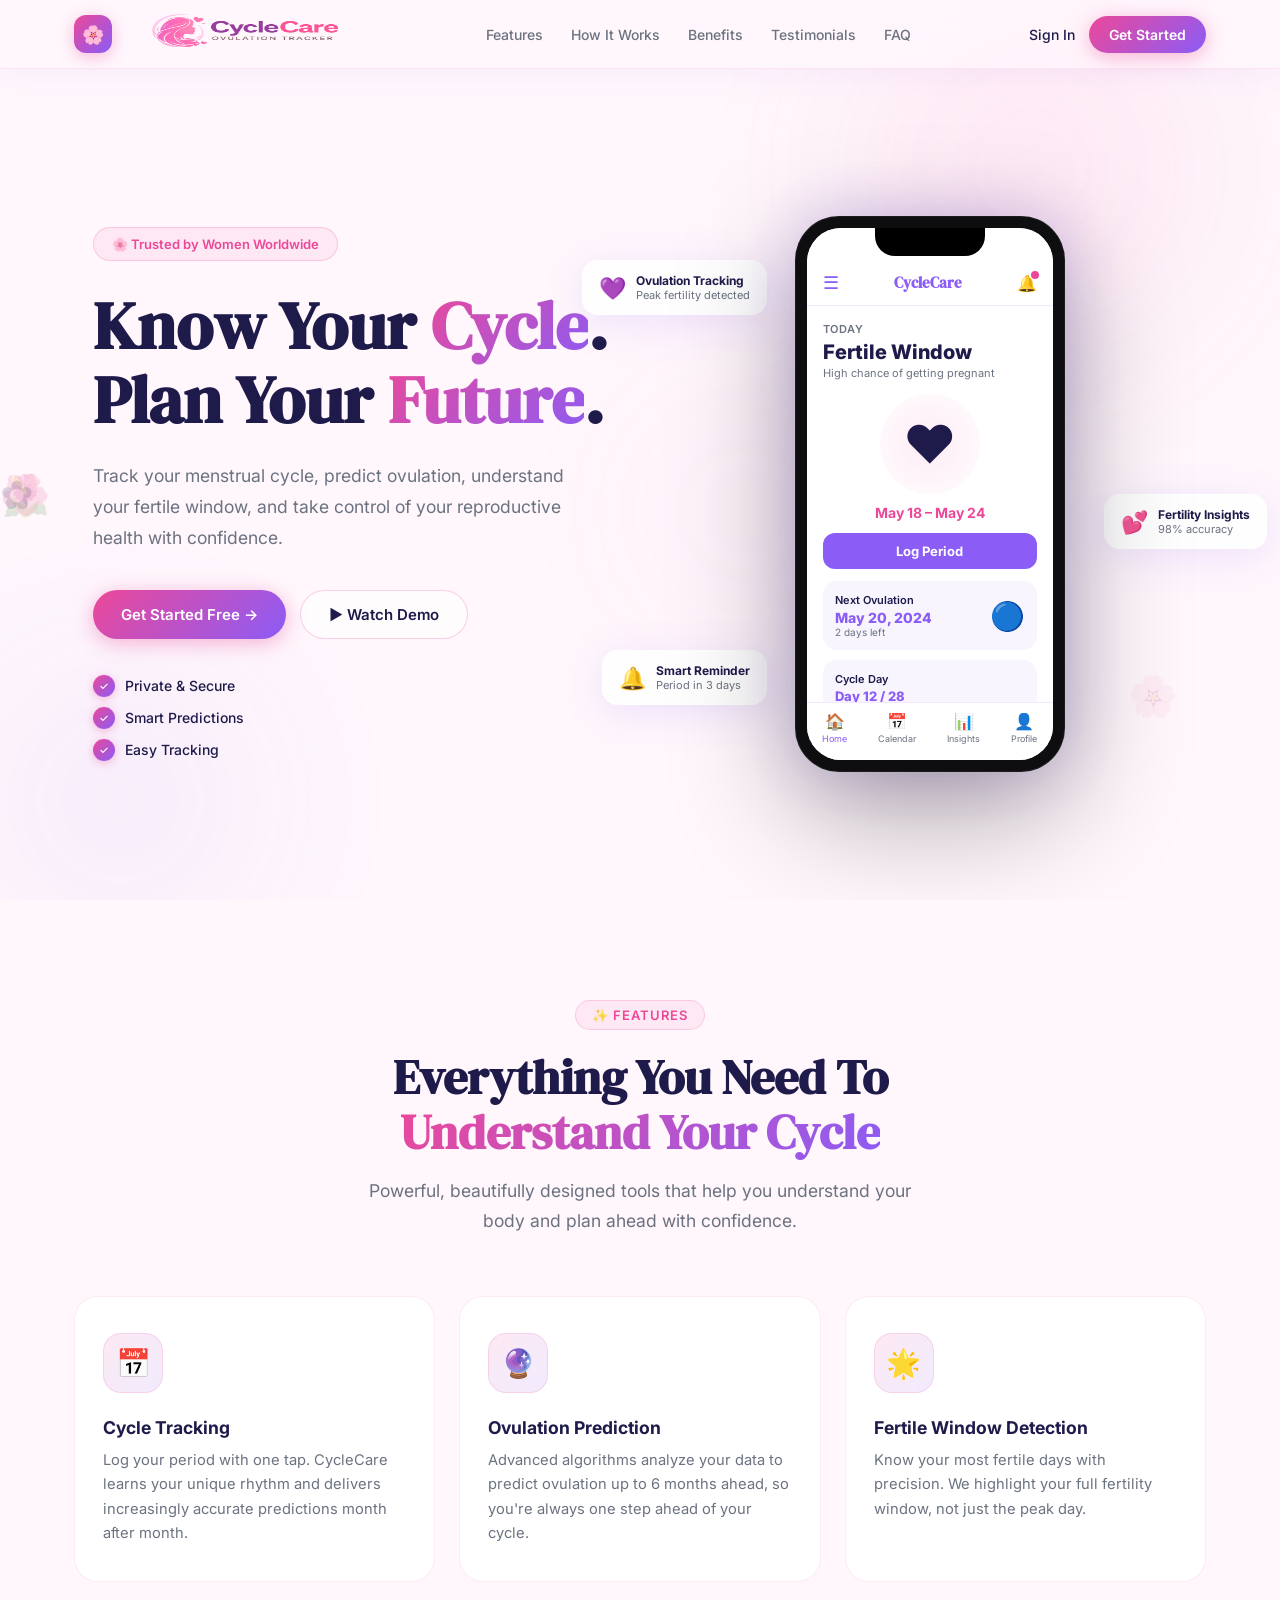
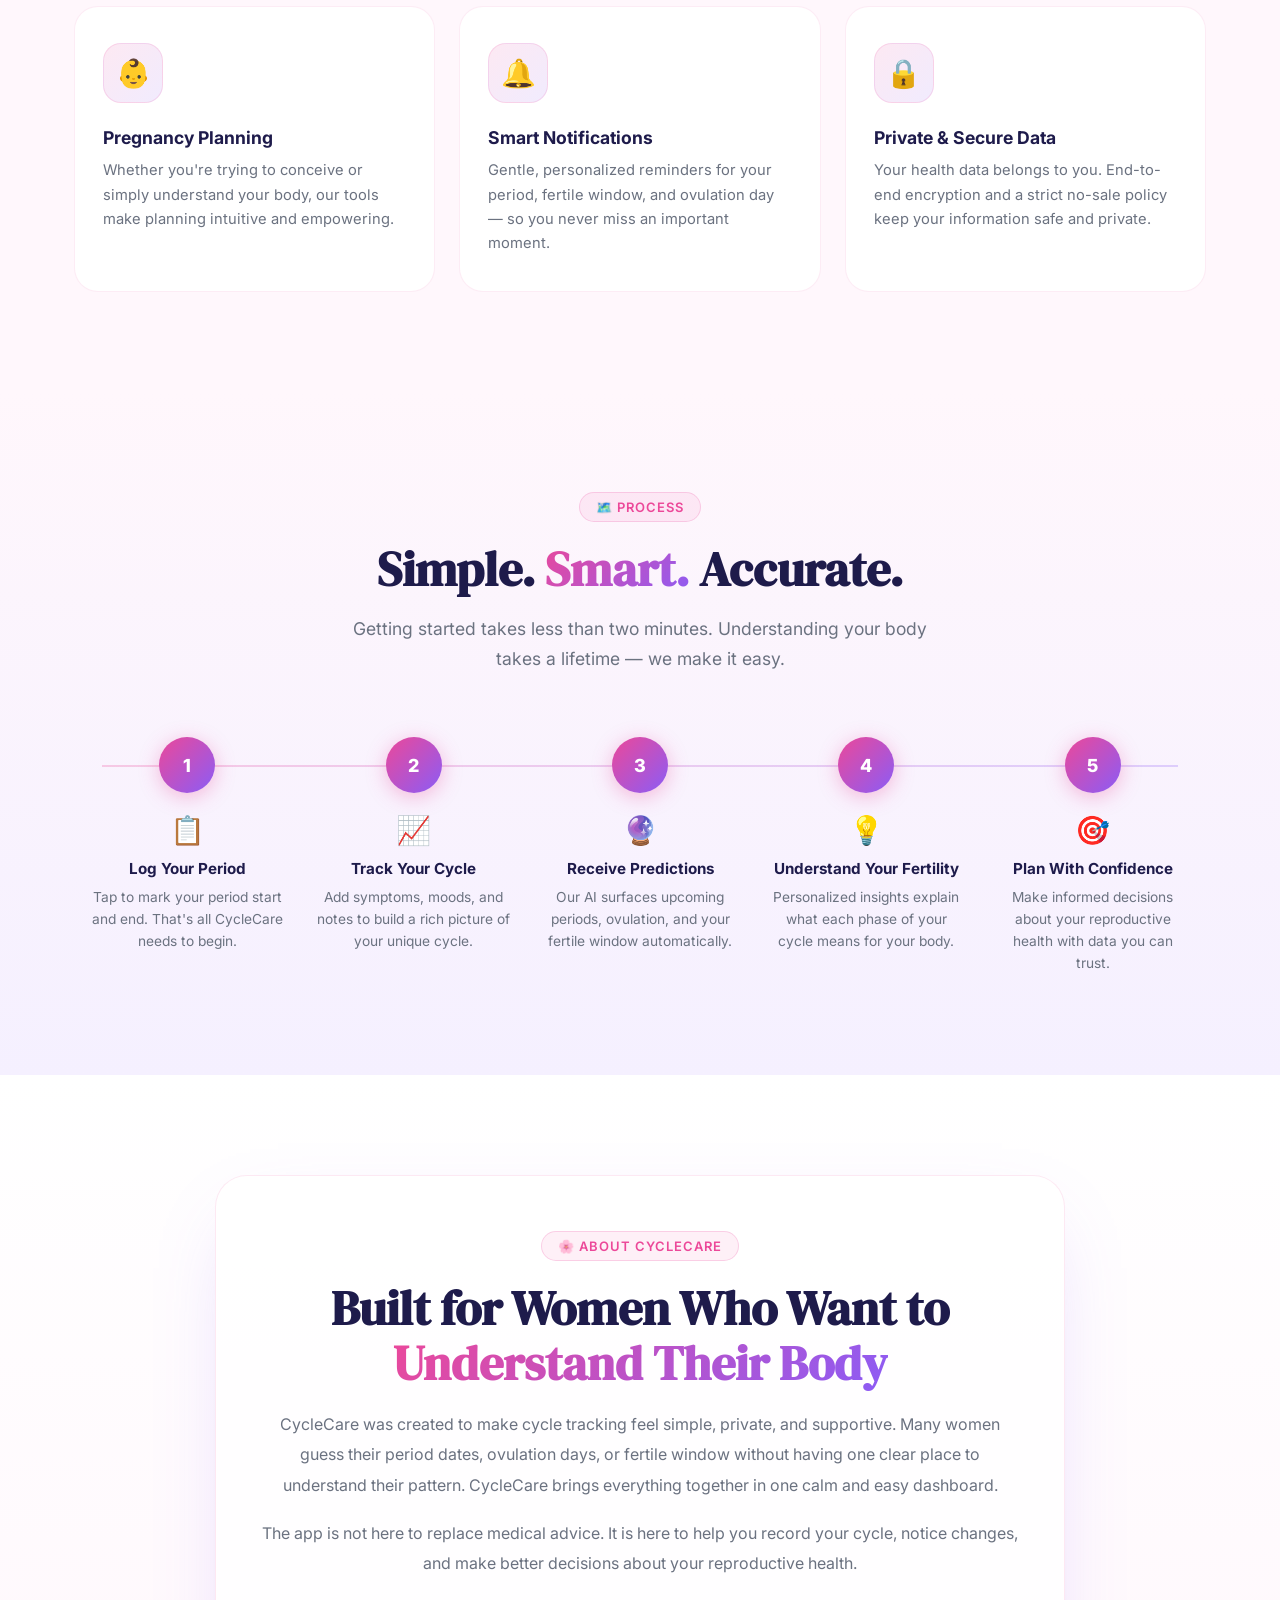
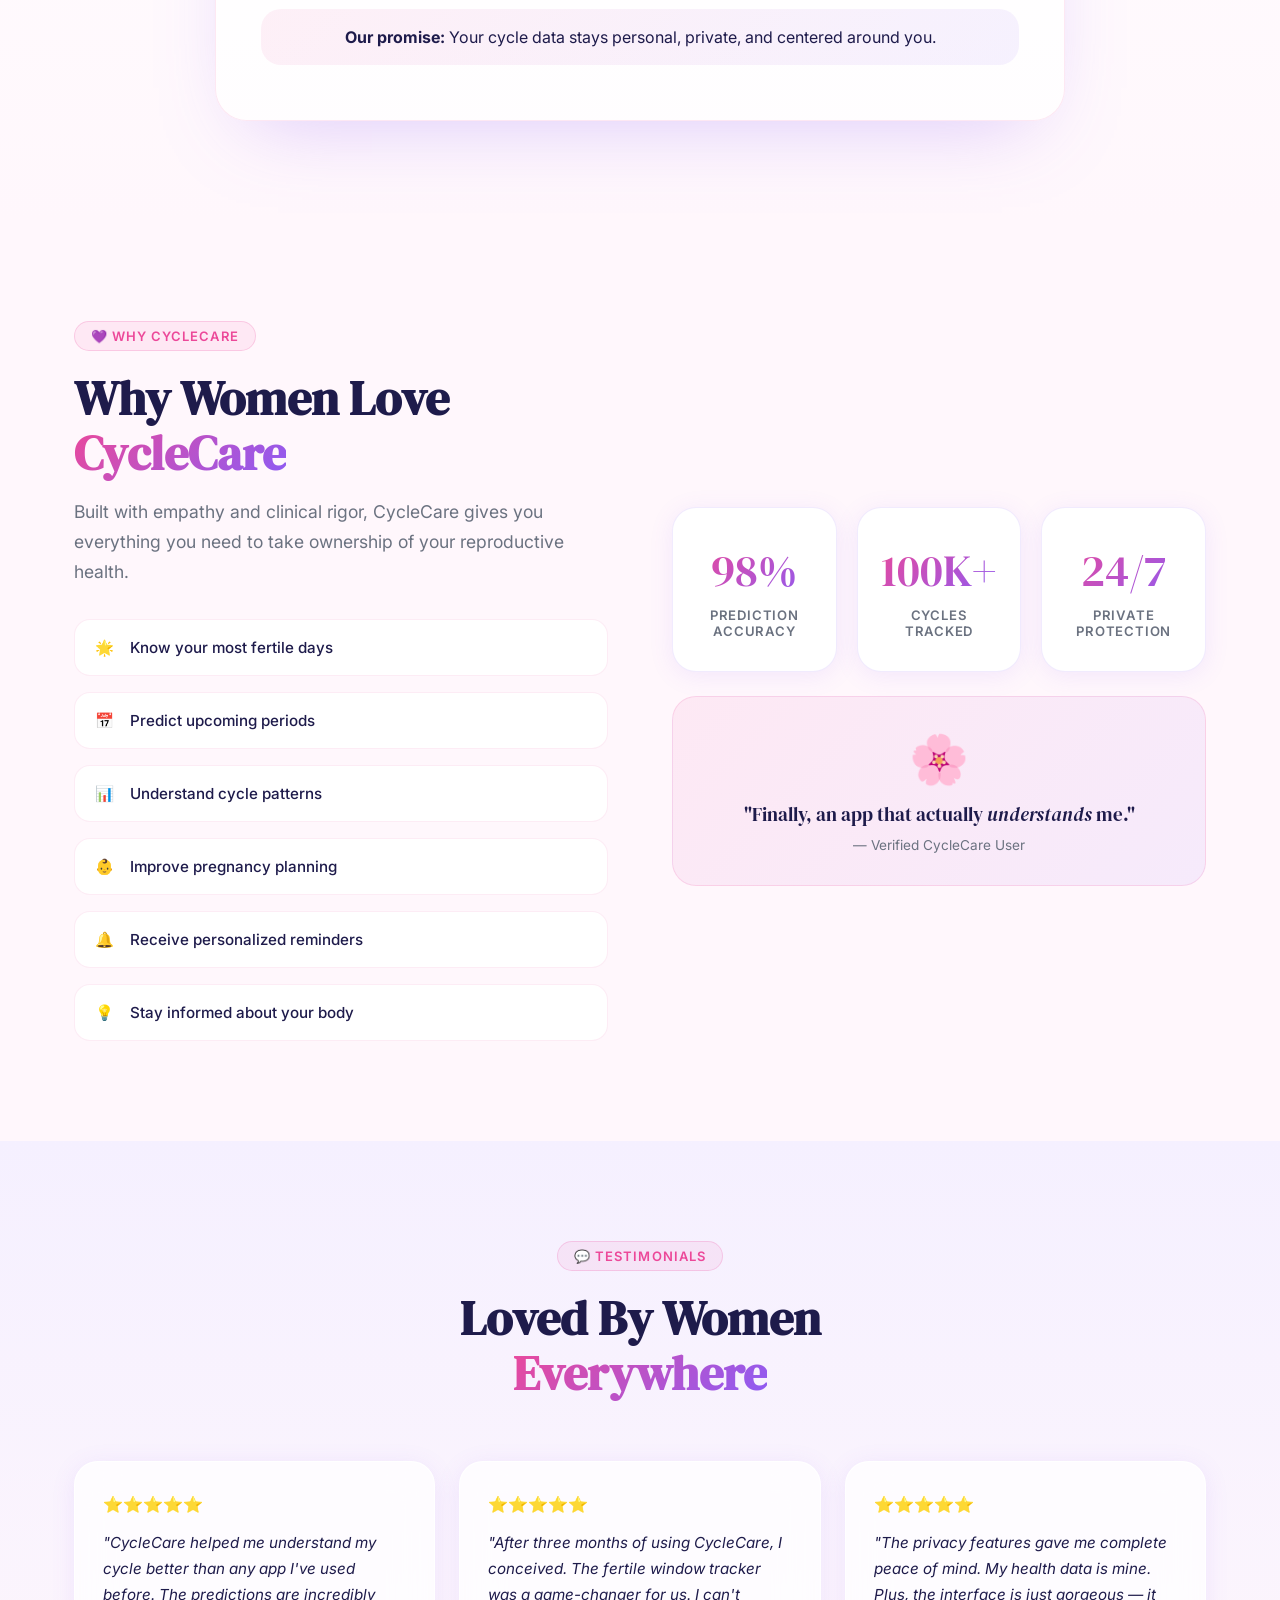
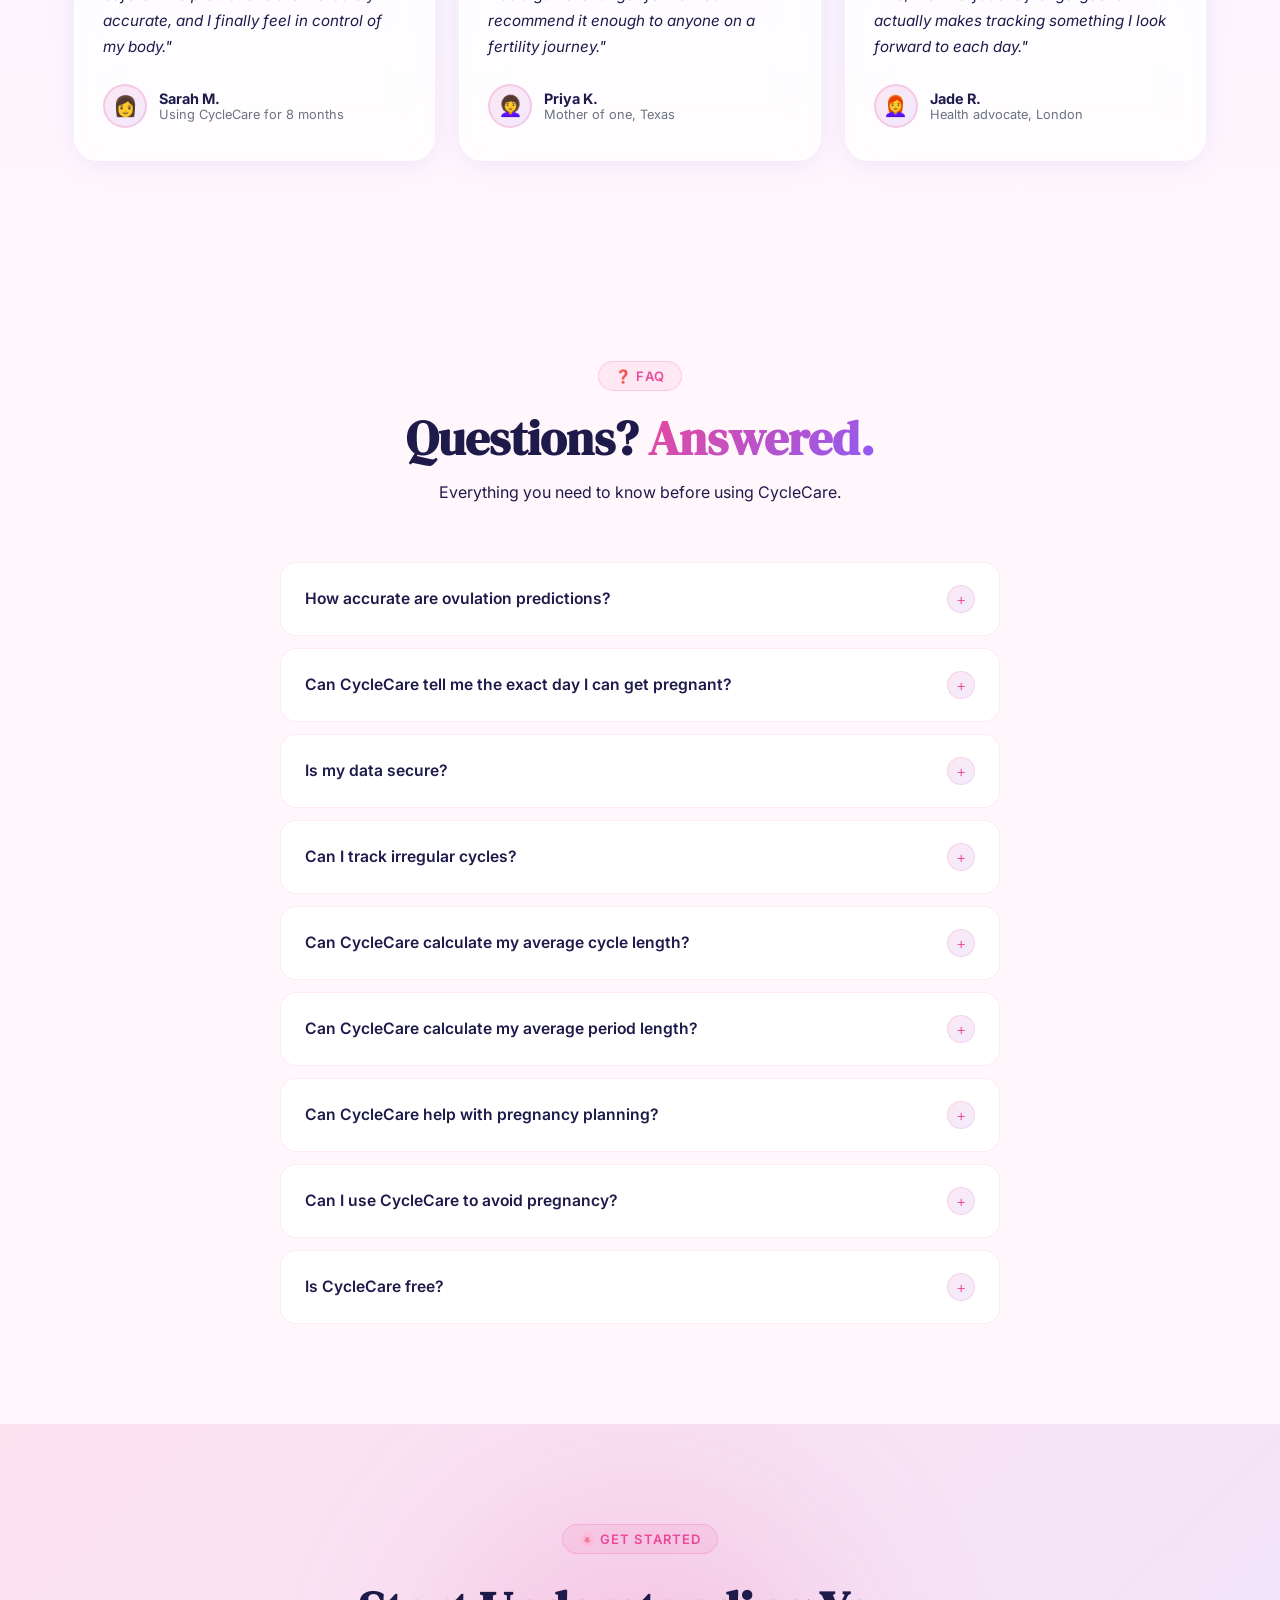
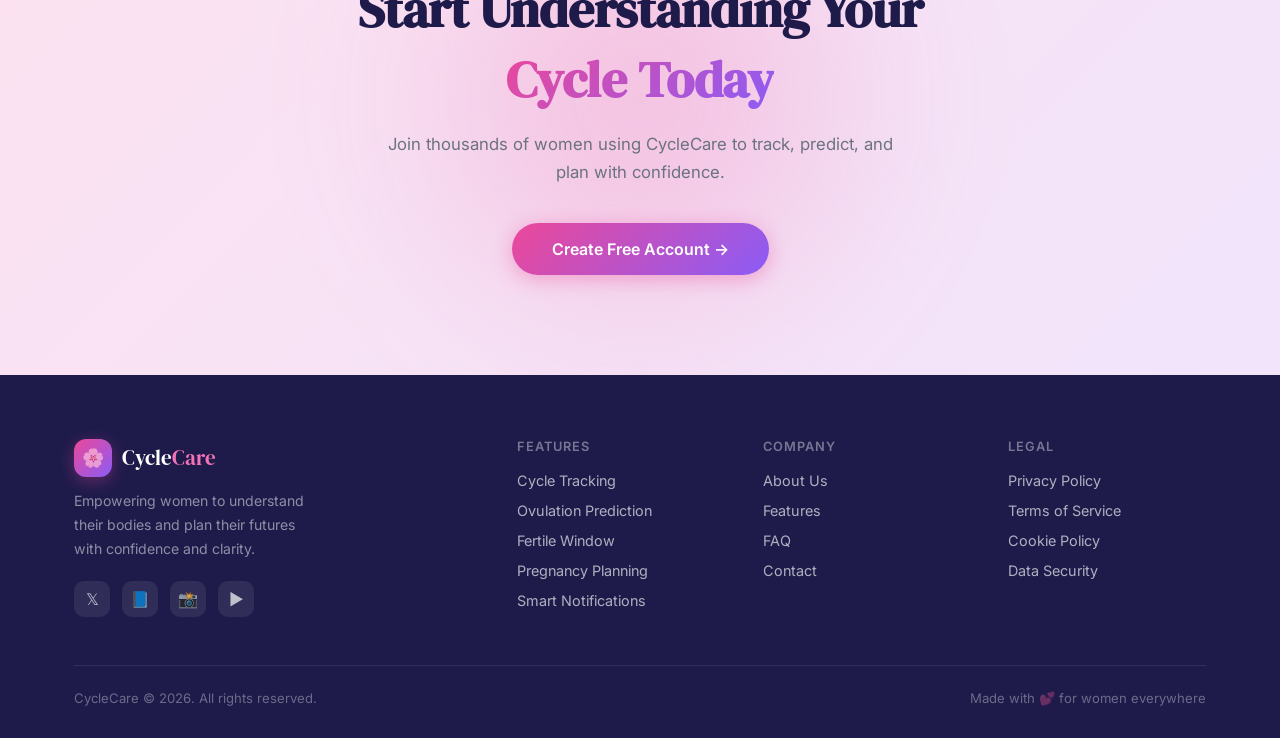
<file: index.html>
<!DOCTYPE html>
<html lang="en">
<head>
<meta charset="UTF-8" />
<meta name="viewport" content="width=device-width, initial-scale=1.0" />
<link rel="manifest" href="/manifest.json">
<meta name="theme-color" content="#ff5fa2">
<link rel="apple-touch-icon" href="/icon-192.png">
<meta name="apple-mobile-web-app-capable" content="yes">
<meta name="apple-mobile-web-app-status-bar-style" content="default">
<title>CycleCare — Know Your Cycle. Plan Your Future.</title>
<link rel="preconnect" href="https://fonts.googleapis.com" />
<link rel="preconnect" href="https://fonts.gstatic.com" crossorigin />
<link href="https://fonts.googleapis.com/css2?family=DM+Serif+Display:ital@0;1&family=Inter:wght@300;400;500;600;700&display=swap" rel="stylesheet" />
<style>
  /* ── RESET & BASE ── */
  *, *::before, *::after { box-sizing: border-box; margin: 0; padding: 0; }
  html { scroll-behavior: smooth; }
  body {
    font-family: 'Inter', sans-serif;
    background: #FFF7FC;
    color: #1E1B4B;
    overflow-x: hidden;
    -webkit-font-smoothing: antialiased;
  }

  /* ── TOKENS ── */
  :root {
    --pink: #EC4899;
    --purple: #8B5CF6;
    --accent: #F472B6;
    --bg: #FFF7FC;
    --surface: #FFFFFF;
    --text: #1E1B4B;
    --muted: #6B7280;
    --grad: linear-gradient(135deg, var(--pink), var(--purple));
    --grad-soft: linear-gradient(135deg, rgba(236,72,153,0.12), rgba(139,92,246,0.12));
    --shadow-sm: 0 4px 24px rgba(139,92,246,0.10);
    --shadow-md: 0 8px 40px rgba(139,92,246,0.15);
    --shadow-lg: 0 20px 60px rgba(139,92,246,0.20);
    --radius: 24px;
    --radius-sm: 16px;
  }

  /* ── UTILITY ── */
  .gradient-text {
    background: var(--grad);
    -webkit-background-clip: text;
    -webkit-text-fill-color: transparent;
    background-clip: text;
  }
  .container { max-width: 1180px; margin: 0 auto; padding: 0 24px; }
  .section-label {
    display: inline-flex; align-items: center; gap: 8px;
    font-size: 13px; font-weight: 600; letter-spacing: .08em; text-transform: uppercase;
    color: var(--pink);
    background: rgba(236,72,153,0.08);
    border: 1px solid rgba(236,72,153,0.20);
    padding: 6px 16px; border-radius: 999px;
    margin-bottom: 20px;
  }
  .section-title {
    font-family: 'DM Serif Display', serif;
    font-size: clamp(2rem, 4vw, 3rem);
    line-height: 1.15;
    color: var(--text);
    margin-bottom: 16px;
  }
  
  .section-sub {
    font-size: 1.1rem; color: var(--muted); line-height: 1.7;
    max-width: 580px;
  }
  .btn {
    display: inline-flex; align-items: center; gap: 10px;
    padding: 14px 28px; border-radius: 999px;
    font-size: 15px; font-weight: 600;
    cursor: pointer; transition: all .25s ease;
    border: none; text-decoration: none;
    position: relative; overflow: hidden;
  }
  .btn::after {
    content: ''; position: absolute; inset: 0;
    background: rgba(255,255,255,0); transition: background .25s;
  }
  .btn:hover::after { background: rgba(255,255,255,0.12); }
  .btn-primary {
    background: var(--grad); color: #fff;
    box-shadow: 0 4px 20px rgba(236,72,153,0.40);
  }
  .btn-primary:hover { transform: translateY(-2px); box-shadow: 0 8px 32px rgba(236,72,153,0.50); }
  .btn-ghost {
    background: rgba(255,255,255,0.6);
    border: 1.5px solid rgba(236,72,153,0.25);
    color: var(--text);
    backdrop-filter: blur(8px);
  }
  .btn-ghost:hover { background: rgba(255,255,255,0.9); transform: translateY(-2px); }

  /* ── NAVBAR ── */
  nav {
    position: fixed; top: 0; left: 0; right: 0; z-index: 999;
    background: rgba(255,247,252,0.72);
    backdrop-filter: blur(20px);
    -webkit-backdrop-filter: blur(20px);
    border-bottom: 1px solid rgba(236,72,153,0.10);
    box-shadow: 0 2px 32px rgba(139,92,246,0.08);
    transition: box-shadow .3s;
  }
  .nav-inner {
    display: flex; align-items: center;
    height: 68px;
    justify-content: space-between;
    gap: 32px;
  }
  .logo {
    display: flex; align-items: center; gap: 10px;
    text-decoration: none; flex-shrink: 0;
  }
  .logo-icon {
    width: 38px; height: 38px;
    background: var(--grad); border-radius: 12px;
    display: flex; align-items: center; justify-content: center;
    font-size: 18px;
    box-shadow: 0 4px 16px rgba(236,72,153,0.35);
  }
  .logo-text { font-family:'DM Serif Display',serif; font-size:1.3rem; color:var(--text); }
  .logo-text span { color: var(--pink); }
  .nav-links {
    display: flex; align-items: center; gap: 28px;
    list-style: none; flex: 1; justify-content: center;
  }
  .nav-links a {
    text-decoration: none; font-size: 14px; font-weight: 500;
    color: var(--muted); transition: color .2s;
  }
  .nav-links a:hover { color: var(--pink); }
  .nav-ctas { display: flex; align-items: center; gap: 10px; }
  .nav-signin {
    font-size: 14px; font-weight: 500; color: var(--text);
    text-decoration: none; transition: color .2s; padding: 0 4px;
  }
  .nav-signin:hover { color: var(--pink); }
  .nav-get { padding: 10px 20px; font-size:14px; }
  .hamburger { display: none; background: none; border: none; cursor: pointer; padding: 4px; }
  .hamburger span {
    display: block; width: 22px; height: 2px;
    background: var(--text); margin: 5px 0; border-radius: 2px;
    transition: all .3s;
  }

  /* ── HERO ── */
  .hero {
    min-height: 100vh;
    display: flex; align-items: center;
    padding-top: 88px;
    position: relative; overflow: hidden;
  }
  .hero-bg-blob {
    position: absolute; border-radius: 50%;
    filter: blur(90px); opacity: .45; pointer-events: none;
  }
  .blob-1 { width: 500px; height: 500px; background: radial-gradient(circle, rgba(236,72,153,0.3), transparent 70%); top: -80px; right: 0; }
  .blob-2 { width: 400px; height: 400px; background: radial-gradient(circle, rgba(139,92,246,0.25), transparent 70%); bottom: -100px; left: -80px; }
  .blob-3 { width: 300px; height: 300px; background: radial-gradient(circle, rgba(244,114,182,0.2), transparent 70%); top: 40%; right: 30%; }

  /* Floral decorative */
  .floral { position: absolute; pointer-events: none; opacity: .15; font-size: 2.5rem; animation: floatFloral 8s ease-in-out infinite; }
  .floral:nth-child(1) { top: 15%; left: 3%; animation-delay: 0s; }
  .floral:nth-child(2) { top: 60%; left: 8%; animation-delay: 2s; font-size:1.8rem; }
  .floral:nth-child(3) { top: 20%; right: 5%; animation-delay: 1s; font-size:2rem; }
  .floral:nth-child(4) { bottom: 20%; right: 8%; animation-delay: 3s; }
  @keyframes floatFloral {
    0%,100% { transform: translateY(0) rotate(0deg); }
    50% { transform: translateY(-18px) rotate(8deg); }
  }

  .hero-grid {
    display: grid; grid-template-columns: 1fr 1fr;
    gap: 64px; align-items: center;
    width: 100%; padding: 60px 0;
  }

  .hero-badge {
    display: inline-flex; align-items: center; gap: 8px;
    padding: 8px 18px; border-radius: 999px;
    background: rgba(236,72,153,0.08); border: 1px solid rgba(236,72,153,0.22);
    font-size: 13px; font-weight: 600; color: var(--pink);
    margin-bottom: 28px;
  }
  .hero-headline {
    font-family: 'DM Serif Display', serif;
    font-size: clamp(2.6rem, 5.5vw, 4.2rem);
    line-height: 1.1;
    margin-bottom: 24px;
  }
  .hero-sub {
    font-size: 1.1rem; line-height: 1.75; color: var(--muted);
    margin-bottom: 36px; max-width: 480px;
  }
  .hero-btns { display: flex; gap: 14px; flex-wrap: wrap; margin-bottom: 36px; }
  .trust-list { display: flex; flex-direction: column; gap: 10px; }
  .trust-item { display: flex; align-items: center; gap: 10px; font-size:14px; font-weight:500; color: var(--text); }
  .trust-check {
    width: 22px; height: 22px; border-radius: 50%;
    background: var(--grad); display: flex; align-items: center; justify-content: center;
    font-size: 11px; color: #fff; flex-shrink: 0;
    box-shadow: 0 2px 8px rgba(236,72,153,0.35);
  }

  /* Phone mockup */
  .phone-wrap {
    position: relative; display: flex; justify-content: center;
    animation: floatPhone 6s ease-in-out infinite;
  }
  @keyframes floatPhone {
    0%,100% { transform: translateY(0); }
    50% { transform: translateY(-16px); }
  }
  .phone-outer {
    width: 270px; height: 556px;
    background: #0e0e10;
    border-radius: 44px;
    padding: 12px;
    box-shadow: 0 40px 120px rgba(0,0,0,0.35), 0 0 0 1px rgba(255,255,255,0.06) inset, 0 0 60px rgba(139,92,246,0.25);
    position: relative;
  }
  .phone-notch {
    position: absolute; top: 12px; left: 50%; transform: translateX(-50%);
    width: 110px; height: 28px; background: #000;
    border-radius: 0 0 20px 20px; z-index: 10;
  }
  .phone-screen {
    background: #fff; border-radius: 34px; width: 100%; height: 100%;
    overflow: hidden; position: relative;
  }
  .phone-header {
    background: #fff; padding: 44px 16px 12px;
    border-bottom: 1px solid #f3e8ff;
    display: flex; align-items: center; justify-content: space-between;
  }
  .ph-menu { font-size:18px; color:#8B5CF6; }
  .ph-title { font-size:15px; font-weight:700; color:#8B5CF6; font-family:'DM Serif Display',serif; }
  .ph-bell { font-size:16px; position:relative; }
  .ph-dot { width:8px; height:8px; background:#EC4899; border-radius:50%; position:absolute; top:-2px; right:-2px; }
  .phone-body { padding: 16px; }
  .ph-today { font-size:11px; font-weight:600; color:var(--muted); text-transform:uppercase; letter-spacing:.06em; margin-bottom:4px; }
  .ph-window { font-size:20px; font-weight:800; color:var(--text); margin-bottom:2px; }
  .ph-sub { font-size:11px; color:var(--muted); margin-bottom:14px; }
  .ph-heart-ring {
    width: 100px; height: 100px; margin: 0 auto 10px;
    background: radial-gradient(circle, rgba(236,72,153,0.1), rgba(244,114,182,0.05) 70%);
    border-radius: 50%;
    display: flex; align-items: center; justify-content: center;
    font-size: 52px;
    animation: pulse 3s ease-in-out infinite;
  }
  @keyframes pulse { 0%,100%{box-shadow:0 0 0 0 rgba(236,72,153,0.25)} 50%{box-shadow:0 0 0 20px rgba(236,72,153,0)} }
  .ph-dates { text-align:center; font-size:14px; font-weight:700; color:var(--pink); margin-bottom:12px; }
  .ph-log-btn {
    display:block; background:var(--purple); color:#fff;
    border-radius:12px; padding:10px; text-align:center;
    font-size:13px; font-weight:700; margin-bottom:12px;
  }
  .ph-card {
    background:#f8f5ff; border-radius:14px; padding:12px;
    margin-bottom:10px;
  }
  .ph-card-label { font-size:11px; font-weight:600; color:var(--text); margin-bottom:2px; }
  .ph-card-val { font-size:14px; font-weight:800; color:var(--purple); }
  .ph-card-note { font-size:10px; color:var(--muted); }
  .ph-bar-wrap { height:5px; background:#e9e0ff; border-radius:99px; margin-top:8px; overflow:hidden; }
  .ph-bar { height:100%; width:43%; background:var(--grad); border-radius:99px; }
  .phone-bottom-nav {
    position:absolute; bottom:0; left:0; right:0;
    background:#fff; border-top:1px solid #f3e8ff;
    display:flex; align-items:center; justify-content:space-around;
    padding:8px 0 16px;
  }
  .pbn-item { display:flex; flex-direction:column; align-items:center; gap:2px; font-size:9px; color:var(--muted); }
  .pbn-item.active { color:var(--purple); }
  .pbn-icon { font-size:16px; }

  /* Floating cards */
  .float-card {
    position: absolute;
    background: rgba(255,255,255,0.85);
    backdrop-filter: blur(16px);
    border: 1px solid rgba(255,255,255,0.6);
    border-radius: var(--radius-sm);
    padding: 12px 16px;
    display: flex; align-items: center; gap: 10px;
    box-shadow: var(--shadow-md);
    white-space: nowrap;
    animation: floatCard 5s ease-in-out infinite;
  }
  .float-card-icon { font-size: 22px; }
  .float-card-title { font-size: 12px; font-weight: 700; color: var(--text); }
  .float-card-sub { font-size: 11px; color: var(--muted); }
  .fc-1 { top: 8%; left: -90px; animation-delay: 0s; }
  .fc-2 { top: 50%; right: -80px; animation-delay: 1.5s; }
  .fc-3 { bottom: 12%; left: -70px; animation-delay: 3s; }
  @keyframes floatCard {
    0%,100% { transform: translateY(0); }
    50% { transform: translateY(-10px); }
  }

  /* ── FEATURES ── */
  .features { padding: 100px 0; }
  .features-head { text-align: center; margin-bottom: 60px; }
  .features-head .section-sub { margin: 0 auto; }
  .features-grid {
    display: grid; grid-template-columns: repeat(3, 1fr);
    gap: 24px;
  }
  .feature-card {
    background: var(--surface);
    border: 1px solid rgba(236,72,153,0.10);
    border-radius: var(--radius);
    padding: 36px 28px;
    transition: transform .3s ease, box-shadow .3s ease;
    position: relative; overflow: hidden;
  }
  .feature-card::before {
    content: '';
    position: absolute; inset: 0;
    background: var(--grad-soft);
    opacity: 0; transition: opacity .3s;
    border-radius: inherit;
  }
  .feature-card:hover { transform: translateY(-8px); box-shadow: var(--shadow-lg); }
  .feature-card:hover::before { opacity: 1; }
  .feature-icon {
    width: 60px; height: 60px; border-radius: 18px;
    background: var(--grad-soft); border: 1px solid rgba(236,72,153,0.15);
    display: flex; align-items: center; justify-content: center;
    font-size: 28px; margin-bottom: 24px;
    position: relative; z-index: 1;
    transition: box-shadow .3s;
  }
  .feature-card:hover .feature-icon { box-shadow: 0 4px 24px rgba(236,72,153,0.30); }
  .feature-card h3 { font-size: 1.1rem; font-weight: 700; margin-bottom: 10px; position:relative;z-index:1; }
  .feature-card p { font-size: .92rem; color: var(--muted); line-height: 1.65; position:relative;z-index:1; }

  /* ── HOW IT WORKS ── */
  .hiw { padding: 100px 0; background: linear-gradient(180deg, #fff7fc 0%, #f5f0ff 100%); }
  .hiw-head { text-align:center; margin-bottom: 64px; }
  .hiw-head .section-sub { margin: 0 auto; }
  .timeline {
    display: flex; align-items: flex-start; gap: 0;
    position: relative;
  }
  .timeline::before {
    content: '';
    position: absolute; top: 28px; left: 28px; right: 28px; height: 2px;
    background: linear-gradient(90deg, var(--pink), var(--purple));
    opacity: .25;
  }
  .timeline-step { flex: 1; text-align: center; padding: 0 16px; position: relative; }
  .timeline-num {
    width: 56px; height: 56px; border-radius: 50%;
    background: var(--grad); color: #fff;
    font-size: 18px; font-weight: 800;
    display: flex; align-items: center; justify-content: center;
    margin: 0 auto 20px;
    box-shadow: 0 4px 20px rgba(236,72,153,0.35);
    position: relative; z-index: 1;
    transition: transform .3s;
  }
  .timeline-step:hover .timeline-num { transform: scale(1.12); }
  .timeline-icon { font-size: 28px; margin-bottom: 12px; }
  .timeline-step h3 { font-size:.95rem; font-weight:700; margin-bottom:8px; }
  .timeline-step p { font-size:.86rem; color:var(--muted); line-height:1.6; }

  /* ── BENEFITS ── */
  .benefits { padding: 100px 0; }
  .benefits-inner { display:grid; grid-template-columns:1fr 1fr; gap:64px; align-items:center; }
  .benefits-left {}
  .benefits-list { display:flex; flex-direction:column; gap:16px; margin-top:32px; }
  .benefit-item {
    display:flex; align-items:center; gap:16px;
    background: var(--surface); border-radius: var(--radius-sm);
    padding:18px 20px;
    border: 1px solid rgba(236,72,153,0.10);
    transition: transform .25s, box-shadow .25s;
  }
  .benefit-item:hover { transform: translateX(6px); box-shadow: var(--shadow-sm); }
  .benefit-emoji { font-size:22px; }
  .benefit-item span { font-size:.95rem; font-weight:500; }
  .stats-grid { display:grid; grid-template-columns:repeat(3,1fr); gap:20px; margin-top:32px; }
  .stat-card {
    background: var(--surface);
    border: 1px solid rgba(139,92,246,0.12);
    border-radius: var(--radius);
    padding: 32px 20px; text-align:center;
    box-shadow: var(--shadow-sm);
    transition: transform .3s;
  }
  .stat-card:hover { transform: translateY(-6px); box-shadow: var(--shadow-md); }
  .stat-num {
    font-family:'DM Serif Display',serif;
    font-size:2.8rem; font-weight:400;
    background: var(--grad); -webkit-background-clip:text; -webkit-text-fill-color:transparent; background-clip:text;
    margin-bottom:6px;
  }
  .stat-label { font-size:.82rem; font-weight:600; color:var(--muted); text-transform:uppercase; letter-spacing:.06em; }

  /* ── TESTIMONIALS ── */
  .testimonials { padding: 100px 0; background: linear-gradient(180deg, #f5f0ff 0%, #fff7fc 100%); }
  .testimonials-head { text-align:center; margin-bottom:60px; }
  .testimonials-grid { display:grid; grid-template-columns:repeat(3,1fr); gap:24px; }
  .testi-card {
    background: rgba(255,255,255,0.75);
    border: 1px solid rgba(255,255,255,0.9);
    backdrop-filter: blur(20px);
    border-radius: var(--radius);
    padding: 32px 28px;
    box-shadow: var(--shadow-sm);
    transition: transform .3s, box-shadow .3s;
  }
  .testi-card:hover { transform: translateY(-8px); box-shadow: var(--shadow-lg); }
  .testi-stars { font-size:16px; margin-bottom:16px; }
  .testi-text { font-size:.95rem; line-height:1.7; color:var(--text); margin-bottom:24px; font-style:italic; }
  .testi-author { display:flex; align-items:center; gap:12px; }
  .testi-avatar {
    width:44px; height:44px; border-radius:50%;
    display:flex; align-items:center; justify-content:center;
    font-size:20px; background: var(--grad-soft);
    border: 2px solid rgba(236,72,153,0.20);
    flex-shrink:0;
  }
  .testi-name { font-weight:700; font-size:.9rem; }
  .testi-role { font-size:.8rem; color:var(--muted); }

  /* ── FAQ ── */
  .faq { padding:100px 0; }
  .faq-head { text-align:center; margin-bottom:60px; }
  .faq-wrap { max-width:720px; margin:0 auto; display:flex; flex-direction:column; gap:12px; }
  .faq-item {
    background: var(--surface); border-radius: var(--radius-sm);
    border: 1px solid rgba(236,72,153,0.10);
    overflow: hidden;
  }
  .faq-q {
    display:flex; align-items:center; justify-content:space-between;
    padding:22px 24px; cursor:pointer;
    font-size:.98rem; font-weight:600;
    transition: background .2s;
    user-select:none;
  }
  .faq-q:hover { background: rgba(236,72,153,0.04); }
  .faq-icon {
    width:28px; height:28px; border-radius:50%;
    background: var(--grad-soft); border: 1px solid rgba(236,72,153,0.15);
    display:flex; align-items:center; justify-content:center;
    font-size:16px; flex-shrink:0; transition:transform .3s;
    color: var(--pink); font-weight:300;
  }
  .faq-item.open .faq-icon { transform: rotate(45deg); }
  .faq-a {
    max-height:0; overflow:hidden;
    transition:max-height .4s ease, padding .3s;
    font-size:.9rem; color:var(--muted); line-height:1.7;
    padding:0 24px;
  }
  .faq-item.open .faq-a { max-height:200px; padding:0 24px 22px; }

  /* ── CTA ── */
  .cta-section {
    padding: 100px 0;
    position: relative; overflow: hidden;
    text-align:center;
  }
  .cta-bg {
    position:absolute;inset:0;
    background: linear-gradient(135deg, rgba(236,72,153,0.12) 0%, rgba(139,92,246,0.12) 100%);
  }
  .cta-glow {
    position:absolute; width:600px; height:600px;
    background: radial-gradient(circle, rgba(236,72,153,0.25), transparent 70%);
    top:50%; left:50%; transform:translate(-50%,-50%);
    pointer-events:none; filter:blur(60px);
  }
  .cta-content { position:relative; z-index:1; }
  .cta-title {
    font-family:'DM Serif Display',serif;
    font-size:clamp(2rem,4vw,3.2rem);
    margin-bottom:16px;
  }
  .cta-sub { font-size:1.05rem; color:var(--muted); max-width:520px; margin:0 auto 36px; line-height:1.7; }
  .cta-btn { padding:16px 40px; font-size:16px; }

  /* ── FOOTER ── */
  footer {
    background: #1E1B4B;
    color: rgba(255,255,255,0.7);
    padding: 64px 0 32px;
  }
  .footer-grid {
    display:grid; grid-template-columns:2fr 1fr 1fr 1fr;
    gap:48px; margin-bottom:48px;
  }
  .footer-brand .logo-text { color:#fff; }
  .footer-brand .logo-text span { color:var(--accent); }
  .footer-tagline { font-size:.88rem; line-height:1.7; margin-top:12px; color:rgba(255,255,255,0.5); max-width:240px; }
  .footer-socials { display:flex; gap:12px; margin-top:20px; }
  .social-icon {
    width:36px; height:36px; border-radius:10px;
    background:rgba(255,255,255,0.08);
    display:flex; align-items:center; justify-content:center;
    font-size:16px; transition:background .2s;
    cursor:pointer;
  }
  .social-icon:hover { background:rgba(236,72,153,0.25); }
  .footer-col h4 { font-size:.8rem; text-transform:uppercase; letter-spacing:.08em; color:rgba(255,255,255,0.4); margin-bottom:16px; font-weight:600; }
  .footer-col ul { list-style:none; display:flex; flex-direction:column; gap:10px; }
  .footer-col a { color:rgba(255,255,255,0.65); text-decoration:none; font-size:.9rem; transition:color .2s; }
  .footer-col a:hover { color:#F472B6; }
  .footer-bottom {
    border-top:1px solid rgba(255,255,255,0.08);
    padding-top:24px; display:flex; align-items:center;
    justify-content:space-between; flex-wrap:wrap; gap:12px;
    font-size:.82rem; color:rgba(255,255,255,0.35);
  }

  /* ── REVEAL ANIMATIONS ── */
  .reveal { opacity:0; transform:translateY(30px); transition:opacity .7s ease, transform .7s ease; }
  .reveal.visible { opacity:1; transform:translateY(0); }
  .reveal-left { opacity:0; transform:translateX(-30px); transition:opacity .7s ease, transform .7s ease; }
  .reveal-left.visible { opacity:1; transform:translateX(0); }
  .reveal-right { opacity:0; transform:translateX(30px); transition:opacity .7s ease, transform .7s ease; }
  .reveal-right.visible { opacity:1; transform:translateX(0); }
  
  .about {
  padding: 100px 0;
  background: linear-gradient(180deg, #fff, #fff7fc);
}

.about-story {
  max-width: 850px;
  margin: 0 auto;
  text-align: center;
  background: rgba(255, 255, 255, .75);
  border: 1px solid rgba(236, 72, 153, .12);
  border-radius: 32px;
  padding: 55px 45px;
  box-shadow: 0 30px 80px -35px rgba(139, 92, 246, .35);
}

.about-story p {
  color: var(--muted);
  font-size: 1rem;
  line-height: 1.9;
  margin-top: 18px;
}

.about-note {
  margin-top: 30px;
  padding: 18px 22px;
  border-radius: 20px;
  background: linear-gradient(135deg, rgba(236, 72, 153, .08), rgba(139, 92, 246, .08));
  color: var(--text);
}

  /* ── RESPONSIVE ── */
  @media (max-width:1024px) {
    .features-grid { grid-template-columns:repeat(2,1fr); }
    .testimonials-grid { grid-template-columns:repeat(2,1fr); }
    .footer-grid { grid-template-columns:1fr 1fr; gap:32px; }
    .fc-1, .fc-2, .fc-3 { display:none; }
  }
  @media (max-width:768px) {
    .nav-links, .nav-ctas { display:none; }
    .hamburger { display:block; }
    .hero-grid { grid-template-columns:1fr; text-align:center; gap:40px; }
    .hero-sub, .trust-list { margin-left:auto; margin-right:auto; }
    .hero-btns { justify-content:center; }
    .trust-list { align-items:center; }
    .phone-wrap { order:-1; }
    .benefits-inner { grid-template-columns:1fr; }
    .stats-grid { grid-template-columns:repeat(3,1fr); }
    .timeline { flex-direction:column; align-items:center; }
    .timeline::before { display:none; }
    .timeline-step { width:280px; }
    .features-grid { grid-template-columns:1fr; }
    .testimonials-grid { grid-template-columns:1fr; }
    .footer-grid { grid-template-columns:1fr 1fr; }
  }
  @media (max-width:480px) {
    .stats-grid { grid-template-columns:1fr; }
    .footer-grid { grid-template-columns:1fr; }
    .footer-bottom { flex-direction:column; text-align:center; }
  }

  /* ── MOBILE NAV OVERLAY ── */
  .mobile-nav {
    display:none;
    position:fixed; inset:0; z-index:998;
    background:rgba(255,247,252,0.97);
    backdrop-filter:blur(20px);
    flex-direction:column;
    align-items:center; justify-content:center; gap:60px;
    opacity:0; transition:opacity .3s;
  }
  
  .mobile-nav.open { display:flex; opacity:1; }
  .mobile-nav a { font-size:1.4rem; font-weight:600; color:var(--text); text-decoration:none; }
  .mobile-nav a:hover { color:var(--pink); }
  .mobile-close { position:absolute; top:70px; right:20px; background:none; border:none; font-size:28px; cursor:pointer; color:var(--text); }
</style>
</head>
<body>

<!-- MOBILE NAV OVERLAY -->
<div class="mobile-nav" id="mobileNav">
  <button class="mobile-close" id="mobileClose">✕</button>
  <a href="#features">Features</a>
  <a href="#hiw">How It Works</a>
  <a href="#benefits">Benefits</a>
  <a href="#testimonials">Testimonials</a>
  <a href="#faq">FAQ</a>
  <a href="auth.html" class="btn btn-primary">Get Started Free</a>
</div>

<!-- NAVBAR -->
<nav>
  <div class="container nav-inner">
    <a href="#" class="logo">
      <div class="logo-icon">🌸</div>
      <img src="logo.png" alt="cycle_care" style="width: 250px; height: 100px;">
    </a>
    <ul class="nav-links">
      <li><a href="#features">Features</a></li>
      <li><a href="#hiw">How It Works</a></li>
      <li><a href="#benefits">Benefits</a></li>
      <li><a href="#testimonials">Testimonials</a></li>
      <li><a href="#faq">FAQ</a></li>
    </ul>
    
    <div class="nav-ctas">
      <a href="auth.html" class="nav-signin">Sign In</a>
      <a href="auth.html" class="btn btn-primary nav-get">Get Started</a>
    </div>
    
    <button class="hamburger" id="hamburgerBtn" aria-label="Open menu">
      <span></span><span></span><span></span>
    </button>
  </div>
</nav>

<!-- HERO -->
<section class="hero">
  <div class="hero-bg-blob blob-1"></div>
  <div class="hero-bg-blob blob-2"></div>
  <div class="hero-bg-blob blob-3"></div>
  <span class="floral">🌸</span>
  <span class="floral">🌷</span>
  <span class="floral">🌺</span>
  <span class="floral">✿</span>

  <div class="container">
    <div class="hero-grid">
      <!-- LEFT -->
      <div>
        <div class="hero-badge reveal">🌸 Trusted by Women Worldwide</div>
        <h1 class="hero-headline reveal">
          Know Your <span class="gradient-text">Cycle</span>.<br />
          Plan Your <span class="gradient-text">Future</span>.
        </h1>
        <p class="hero-sub reveal">
          Track your menstrual cycle, predict ovulation, understand your fertile window, and take control of your reproductive health with confidence.
        </p>
        <div class="hero-btns reveal">
          <a href="auth.html" class="btn btn-primary">Get Started Free →</a>
          <a href="#" class="btn btn-ghost">▶ Watch Demo</a>
        </div>
        <div class="trust-list reveal">
          <div class="trust-item"><div class="trust-check">✓</div> Private &amp; Secure</div>
          <div class="trust-item"><div class="trust-check">✓</div> Smart Predictions</div>
          <div class="trust-item"><div class="trust-check">✓</div> Easy Tracking</div>
        </div>
      </div>

      <!-- RIGHT — Phone -->
      <div class="phone-wrap reveal-right">
        <!-- Floating cards -->
        <div class="float-card fc-1">
          <span class="float-card-icon">💜</span>
          <div>
            <div class="float-card-title">Ovulation Tracking</div>
            <div class="float-card-sub">Peak fertility detected</div>
          </div>
        </div>
        <div class="float-card fc-2">
          <span class="float-card-icon">💕</span>
          <div>
            <div class="float-card-title">Fertility Insights</div>
            <div class="float-card-sub">98% accuracy</div>
          </div>
        </div>
        <div class="float-card fc-3">
          <span class="float-card-icon">🔔</span>
          <div>
            <div class="float-card-title">Smart Reminder</div>
            <div class="float-card-sub">Period in 3 days</div>
          </div>
        </div>

        <div class="phone-outer">
          <div class="phone-notch"></div>
          <div class="phone-screen">
            <div class="phone-header">
              <span class="ph-menu">☰</span>
              <span class="ph-title">CycleCare</span>
              <span class="ph-bell">🔔<span class="ph-dot"></span></span>
            </div>
            <div class="phone-body">
              <div class="ph-today">Today</div>
              <div class="ph-window">Fertile Window</div>
              <div class="ph-sub">High chance of getting pregnant</div>
              <div class="ph-heart-ring">❤️</div>
              <div class="ph-dates">May 18 – May 24</div>
              <div class="ph-log-btn">Log Period</div>
              <div class="ph-card">
                <div style="display:flex;align-items:center;justify-content:space-between">
                  <div>
                    <div class="ph-card-label">Next Ovulation</div>
                    <div class="ph-card-val">May 20, 2024</div>
                    <div class="ph-card-note">2 days left</div>
                  </div>
                  <span style="font-size:28px">🔵</span>
                </div>
              </div>
              <div class="ph-card">
                <div class="ph-card-label">Cycle Day</div>
                <div class="ph-card-val" style="font-size:13px">Day 12 / 28</div>
                <div class="ph-bar-wrap"><div class="ph-bar"></div></div>
              </div>
            </div>
            <div class="phone-bottom-nav">
              <div class="pbn-item active"><span class="pbn-icon">🏠</span>Home</div>
              <div class="pbn-item"><span class="pbn-icon">📅</span>Calendar</div>
              <div class="pbn-item"><span class="pbn-icon">📊</span>Insights</div>
              <div class="pbn-item"><span class="pbn-icon">👤</span>Profile</div>
            </div>
          </div>
        </div>
      </div>
    </div>
  </div>
</section>

<!-- FEATURES -->
<section class="features" id="features">
  <div class="container">
    <div class="features-head">
      <div class="section-label">✨ Features</div>
      <h2 class="section-title">Everything You Need To<br /><span class="gradient-text">Understand Your Cycle</span></h2>
      <p class="section-sub">Powerful, beautifully designed tools that help you understand your body and plan ahead with confidence.</p>
    </div>
    <div class="features-grid">
      <div class="feature-card reveal">
        <div class="feature-icon">📅</div>
        <h3>Cycle Tracking</h3>
        <p>Log your period with one tap. CycleCare learns your unique rhythm and delivers increasingly accurate predictions month after month.</p>
      </div>
      <div class="feature-card reveal">
        <div class="feature-icon">🔮</div>
        <h3>Ovulation Prediction</h3>
        <p>Advanced algorithms analyze your data to predict ovulation up to 6 months ahead, so you're always one step ahead of your cycle.</p>
      </div>
      <div class="feature-card reveal">
        <div class="feature-icon">🌟</div>
        <h3>Fertile Window Detection</h3>
        <p>Know your most fertile days with precision. We highlight your full fertility window, not just the peak day.</p>
      </div>
      <div class="feature-card reveal">
        <div class="feature-icon">👶</div>
        <h3>Pregnancy Planning</h3>
        <p>Whether you're trying to conceive or simply understand your body, our tools make planning intuitive and empowering.</p>
      </div>
      <div class="feature-card reveal">
        <div class="feature-icon">🔔</div>
        <h3>Smart Notifications</h3>
        <p>Gentle, personalized reminders for your period, fertile window, and ovulation day — so you never miss an important moment.</p>
      </div>
      <div class="feature-card reveal">
        <div class="feature-icon">🔒</div>
        <h3>Private &amp; Secure Data</h3>
        <p>Your health data belongs to you. End-to-end encryption and a strict no-sale policy keep your information safe and private.</p>
      </div>
    </div>
  </div>
</section>

<!-- HOW IT WORKS -->
<section class="hiw" id="hiw">
  <div class="container">
    <div class="hiw-head">
      <div class="section-label">🗺️ Process</div>
      <h2 class="section-title">Simple. <span class="gradient-text">Smart.</span> Accurate.</h2>
      <p class="section-sub">Getting started takes less than two minutes. Understanding your body takes a lifetime — we make it easy.</p>
    </div>
    <div class="timeline">
      <div class="timeline-step reveal">
        <div class="timeline-num">1</div>
        <div class="timeline-icon">📋</div>
        <h3>Log Your Period</h3>
        <p>Tap to mark your period start and end. That's all CycleCare needs to begin.</p>
      </div>
      <div class="timeline-step reveal">
        <div class="timeline-num">2</div>
        <div class="timeline-icon">📈</div>
        <h3>Track Your Cycle</h3>
        <p>Add symptoms, moods, and notes to build a rich picture of your unique cycle.</p>
      </div>
      <div class="timeline-step reveal">
        <div class="timeline-num">3</div>
        <div class="timeline-icon">🔮</div>
        <h3>Receive Predictions</h3>
        <p>Our AI surfaces upcoming periods, ovulation, and your fertile window automatically.</p>
      </div>
      <div class="timeline-step reveal">
        <div class="timeline-num">4</div>
        <div class="timeline-icon">💡</div>
        <h3>Understand Your Fertility</h3>
        <p>Personalized insights explain what each phase of your cycle means for your body.</p>
      </div>
      <div class="timeline-step reveal">
        <div class="timeline-num">5</div>
        <div class="timeline-icon">🎯</div>
        <h3>Plan With Confidence</h3>
        <p>Make informed decisions about your reproductive health with data you can trust.</p>
      </div>
    </div>
  </div>
</section>

<!----- About ---->

<section class="about" id="about">
  <div class="container">
    <div class="about-story">
      <div class="section-label">🌸 About CycleCare</div>
      
      <h2 class="section-title">
        Built for Women Who Want to
        <span class="gradient-text">Understand Their Body</span>
      </h2>
      
      <p>
        CycleCare was created to make cycle tracking feel simple, private,
        and supportive. Many women guess their period dates, ovulation days,
        or fertile window without having one clear place to understand their
        pattern. CycleCare brings everything together in one calm and easy
        dashboard.
      </p>
      
      <p>
        The app is not here to replace medical advice. It is here to help you
        record your cycle, notice changes, and make better decisions about your
        reproductive health.
      </p>
      
      <div class="about-note">
        <strong>Our promise:</strong>
        Your cycle data stays personal, private, and centered around you.
      </div>
    </div>
  </div>
</section>

<!-- BENEFITS -->
<section class="benefits" id="benefits">
  <div class="container">
    <div class="benefits-inner">
      <div class="benefits-left">
        <div class="section-label reveal-left">💜 Why CycleCare</div>
        <h2 class="section-title reveal-left">Why Women Love<br /><span class="gradient-text">CycleCare</span></h2>
        <p class="section-sub reveal-left">Built with empathy and clinical rigor, CycleCare gives you everything you need to take ownership of your reproductive health.</p>
        <div class="benefits-list">
          <div class="benefit-item reveal-left"><span class="benefit-emoji">🌟</span><span>Know your most fertile days</span></div>
          <div class="benefit-item reveal-left"><span class="benefit-emoji">📅</span><span>Predict upcoming periods</span></div>
          <div class="benefit-item reveal-left"><span class="benefit-emoji">📊</span><span>Understand cycle patterns</span></div>
          <div class="benefit-item reveal-left"><span class="benefit-emoji">👶</span><span>Improve pregnancy planning</span></div>
          <div class="benefit-item reveal-left"><span class="benefit-emoji">🔔</span><span>Receive personalized reminders</span></div>
          <div class="benefit-item reveal-left"><span class="benefit-emoji">💡</span><span>Stay informed about your body</span></div>
        </div>
      </div>
      <div>
        <div class="stats-grid">
          <div class="stat-card reveal">
            <div class="stat-num">98%</div>
            <div class="stat-label">Prediction Accuracy</div>
          </div>
          <div class="stat-card reveal">
            <div class="stat-num">100K+</div>
            <div class="stat-label">Cycles Tracked</div>
          </div>
          <div class="stat-card reveal">
            <div class="stat-num">24/7</div>
            <div class="stat-label">Private Protection</div>
          </div>
        </div>
        <!-- Decorative card -->
        <div style="margin-top:24px;background:linear-gradient(135deg,rgba(236,72,153,0.08),rgba(139,92,246,0.08));border:1px solid rgba(236,72,153,0.15);border-radius:24px;padding:32px;text-align:center;" class="reveal">
          <div style="font-size:3rem;margin-bottom:12px;">🌸</div>
          <p style="font-family:'DM Serif Display',serif;font-size:1.2rem;color:var(--text);line-height:1.5">"Finally, an app that actually <em>understands</em> me."</p>
          <p style="font-size:.85rem;color:var(--muted);margin-top:8px;">— Verified CycleCare User</p>
        </div>
      </div>
    </div>
  </div>
</section>

<!-- TESTIMONIALS -->
<section class="testimonials" id="testimonials">
  <div class="container">
    <div class="testimonials-head">
      <div class="section-label">💬 Testimonials</div>
      <h2 class="section-title">Loved By Women<br /><span class="gradient-text">Everywhere</span></h2>
    </div>
    <div class="testimonials-grid">
      <div class="testi-card reveal">
        <div class="testi-stars">⭐⭐⭐⭐⭐</div>
        <p class="testi-text">"CycleCare helped me understand my cycle better than any app I've used before. The predictions are incredibly accurate, and I finally feel in control of my body."</p>
        <div class="testi-author">
          <div class="testi-avatar">👩</div>
          <div>
            <div class="testi-name">Sarah M.</div>
            <div class="testi-role">Using CycleCare for 8 months</div>
          </div>
        </div>
      </div>
      <div class="testi-card reveal">
        <div class="testi-stars">⭐⭐⭐⭐⭐</div>
        <p class="testi-text">"After three months of using CycleCare, I conceived. The fertile window tracker was a game-changer for us. I can't recommend it enough to anyone on a fertility journey."</p>
        <div class="testi-author">
          <div class="testi-avatar">👩‍🦱</div>
          <div>
            <div class="testi-name">Priya K.</div>
            <div class="testi-role">Mother of one, Texas</div>
          </div>
        </div>
      </div>
      <div class="testi-card reveal">
        <div class="testi-stars">⭐⭐⭐⭐⭐</div>
        <p class="testi-text">"The privacy features gave me complete peace of mind. My health data is mine. Plus, the interface is just gorgeous — it actually makes tracking something I look forward to each day."</p>
        <div class="testi-author">
          <div class="testi-avatar">👩‍🦰</div>
          <div>
            <div class="testi-name">Jade R.</div>
            <div class="testi-role">Health advocate, London</div>
          </div>
        </div>
      </div>
    </div>
  </div>
</section>

<!-- FAQ -->
<section class="faq" id="faq">
  <div class="container">
    <div class="faq-head">
      <div class="section-label">❓ FAQ</div>
      <h2 class="section-title">Questions? <span class="gradient-text">Answered.</span></h2>
      <p class="section-subtitle">
        Everything you need to know before using CycleCare.
      </p>
    </div>
    
    <div class="faq-wrap">
      <div class="faq-item reveal">
        <div class="faq-q">How accurate are ovulation predictions? <span class="faq-icon">+</span></div>
        <div class="faq-a">
          CycleCare gives estimated ovulation and fertile window predictions based on your logged period history. The more cycles you track, the better the app can understand your pattern. Predictions are helpful guides, not medical guarantees.
        </div>
      </div>
      
      <div class="faq-item reveal">
        <div class="faq-q">Can CycleCare tell me the exact day I can get pregnant? <span class="faq-icon">+</span></div>
        <div class="faq-a">
          No app can promise the exact day pregnancy will happen. CycleCare helps you identify your likely fertile window and ovulation period, which are the days pregnancy is more likely if you have unprotected sex.
        </div>
      </div>
      
      <div class="faq-item reveal">
        <div class="faq-q">Is my data secure? <span class="faq-icon">+</span></div>
        <div class="faq-a">
          Yes. Your account is protected with secure authentication, and your cycle records are linked only to your personal account. CycleCare is designed to keep your fertility and period information private.
        </div>
      </div>
      
      <div class="faq-item reveal">
        <div class="faq-q">Can I track irregular cycles? <span class="faq-icon">+</span></div>
        <div class="faq-a">
          Yes. You can log irregular periods, missed periods, and changing cycle lengths. For irregular cycles, predictions may be less accurate at first, but your average cycle length improves as you add more history.
        </div>
      </div>
      
      <div class="faq-item reveal">
        <div class="faq-q">Can CycleCare calculate my average cycle length? <span class="faq-icon">+</span></div>
        <div class="faq-a">
          Yes. Once you log multiple periods, CycleCare calculates the number of days between each period start date and uses that to estimate your average cycle length.
        </div>
      </div>
      
      <div class="faq-item reveal">
        <div class="faq-q">Can CycleCare calculate my average period length? <span class="faq-icon">+</span></div>
        <div class="faq-a">
          Yes. The app calculates your average period length by comparing your period start and end dates across your saved records.
        </div>
      </div>
      
      <div class="faq-item reveal">
        <div class="faq-q">Can CycleCare help with pregnancy planning? <span class="faq-icon">+</span></div>
        <div class="faq-a">
          Yes. CycleCare highlights your estimated fertile days, ovulation day, and best time to try for pregnancy. It can support pregnancy planning, but it should not replace professional medical advice.
        </div>
      </div>
      
      <div class="faq-item reveal">
        <div class="faq-q">Can I use CycleCare to avoid pregnancy? <span class="faq-icon">+</span></div>
        <div class="faq-a">
          CycleCare can show estimated fertile days, but it should not be used as your only birth control method. Ovulation can shift, so speak with a healthcare professional for reliable contraception advice.
        </div>
      </div>
      
      <div class="faq-item reveal">
        <div class="faq-q">Is CycleCare free? <span class="faq-icon">+</span></div>
        <div class="faq-a">
          CycleCare can start with free core features such as period logging, cycle history, ovulation estimate, and fertile window tracking. Premium features can be added later.
        </div>
      </div>
    </div>
  </div>
</section>

<!-- CTA -->
<section class="cta-section">
  <div class="cta-bg"></div>
  <div class="cta-glow"></div>
  <div class="container cta-content">
    <div class="section-label" style="margin:0 auto 20px">🌸 Get Started</div>
    <h2 class="cta-title">Start Understanding Your<br /><span class="gradient-text">Cycle Today</span></h2>
    <p class="cta-sub">Join thousands of women using CycleCare to track, predict, and plan with confidence.</p>
    <a href="auth.html" class="btn btn-primary cta-btn">Create Free Account →</a>
  </div>
</section>

<!-- FOOTER -->
<footer>
  <div class="container">
    <div class="footer-grid">
      <div class="footer-brand">
        <div class="logo">
          <div class="logo-icon">🌸</div>
          <span class="logo-text">Cycle<span>Care</span></span>
        </div>
        <p class="footer-tagline">Empowering women to understand their bodies and plan their futures with confidence and clarity.</p>
        <div class="footer-socials">
          <div class="social-icon">𝕏</div>
          <div class="social-icon">📘</div>
          <div class="social-icon">📸</div>
          <div class="social-icon">▶</div>
        </div>
      </div>
      <div class="footer-col">
        <h4>Features</h4>
        <ul>
          <li><a href="#">Cycle Tracking</a></li>
          <li><a href="#">Ovulation Prediction</a></li>
          <li><a href="#">Fertile Window</a></li>
          <li><a href="#">Pregnancy Planning</a></li>
          <li><a href="#">Smart Notifications</a></li>
        </ul>
      </div>
    <div class="footer-col">
  <h4>Company</h4>
  <ul>
    <li><a href="#about">About Us</a></li>
    <li><a href="#features">Features</a></li>
    <li><a href="#faq">FAQ</a></li>
    <li><a href="#contact">Contact</a></li>
  </ul>
</div>

<div class="footer-col">
  <h4>Legal</h4>
  <ul>
    <li><a href="policy.html#privacy">Privacy Policy</a></li>
    <li><a href="policy.html#terms">Terms of Service</a></li>
    <li><a href="policy.html#cookies">Cookie Policy</a></li>
    <li><a href="policy.html#security">Data Security</a></li>
  </ul>
</div>
</div>
    <div class="footer-bottom">
      <span>CycleCare © 2026. All rights reserved.</span>
      <span>Made with 💕 for women everywhere</span>
    </div>
  </div>
</footer>

<script>
  // ── SCROLL REVEAL ──
  const reveals = document.querySelectorAll('.reveal, .reveal-left, .reveal-right');
  const observer = new IntersectionObserver((entries) => {
    entries.forEach((e, i) => {
      if (e.isIntersecting) {
        setTimeout(() => e.target.classList.add('visible'), i * 80);
        observer.unobserve(e.target);
      }
    });
  }, { threshold: 0.12 });
  reveals.forEach(el => observer.observe(el));

  // Trigger hero items on load
  window.addEventListener('load', () => {
    document.querySelectorAll('.hero .reveal, .hero .reveal-right').forEach((el, i) => {
      setTimeout(() => el.classList.add('visible'), 200 + i * 120);
    });
  });

  // ── FAQ ACCORDION ──
  document.querySelectorAll('.faq-q').forEach(q => {
    q.addEventListener('click', () => {
      const item = q.parentElement;
      const isOpen = item.classList.contains('open');
      document.querySelectorAll('.faq-item').forEach(i => i.classList.remove('open'));
      if (!isOpen) item.classList.add('open');
    });
  });

  // ── MOBILE NAV ──
  document.getElementById('hamburgerBtn').addEventListener('click', () => {
    document.getElementById('mobileNav').classList.add('open');
  });
  document.getElementById('mobileClose').addEventListener('click', () => {
    document.getElementById('mobileNav').classList.remove('open');
  });
  document.querySelectorAll('.mobile-nav a').forEach(a => {
    a.addEventListener('click', () => document.getElementById('mobileNav').classList.remove('open'));
  });

  // ── BTN RIPPLE ──
  document.querySelectorAll('.btn').forEach(btn => {
    btn.addEventListener('click', function(e) {
      const r = document.createElement('span');
      const rect = this.getBoundingClientRect();
      const size = Math.max(rect.width, rect.height);
      r.style.cssText = `
        position:absolute;width:${size}px;height:${size}px;
        border-radius:50%;background:rgba(255,255,255,0.35);
        top:${e.clientY-rect.top-size/2}px;left:${e.clientX-rect.left-size/2}px;
        transform:scale(0);animation:ripple .5s linear;pointer-events:none;
      `;
      this.appendChild(r);
      setTimeout(() => r.remove(), 500);
    });
  });
  const style = document.createElement('style');
  style.textContent = '@keyframes ripple{to{transform:scale(2.5);opacity:0}}';
  document.head.appendChild(style);

  // ── NAV SHADOW ON SCROLL ──
  window.addEventListener('scroll', () => {
    document.querySelector('nav').style.boxShadow =
      window.scrollY > 20 ? '0 4px 40px rgba(139,92,246,0.15)' : '0 2px 32px rgba(139,92,246,0.08)';
  });
</script>
</body>
</html>
</file>
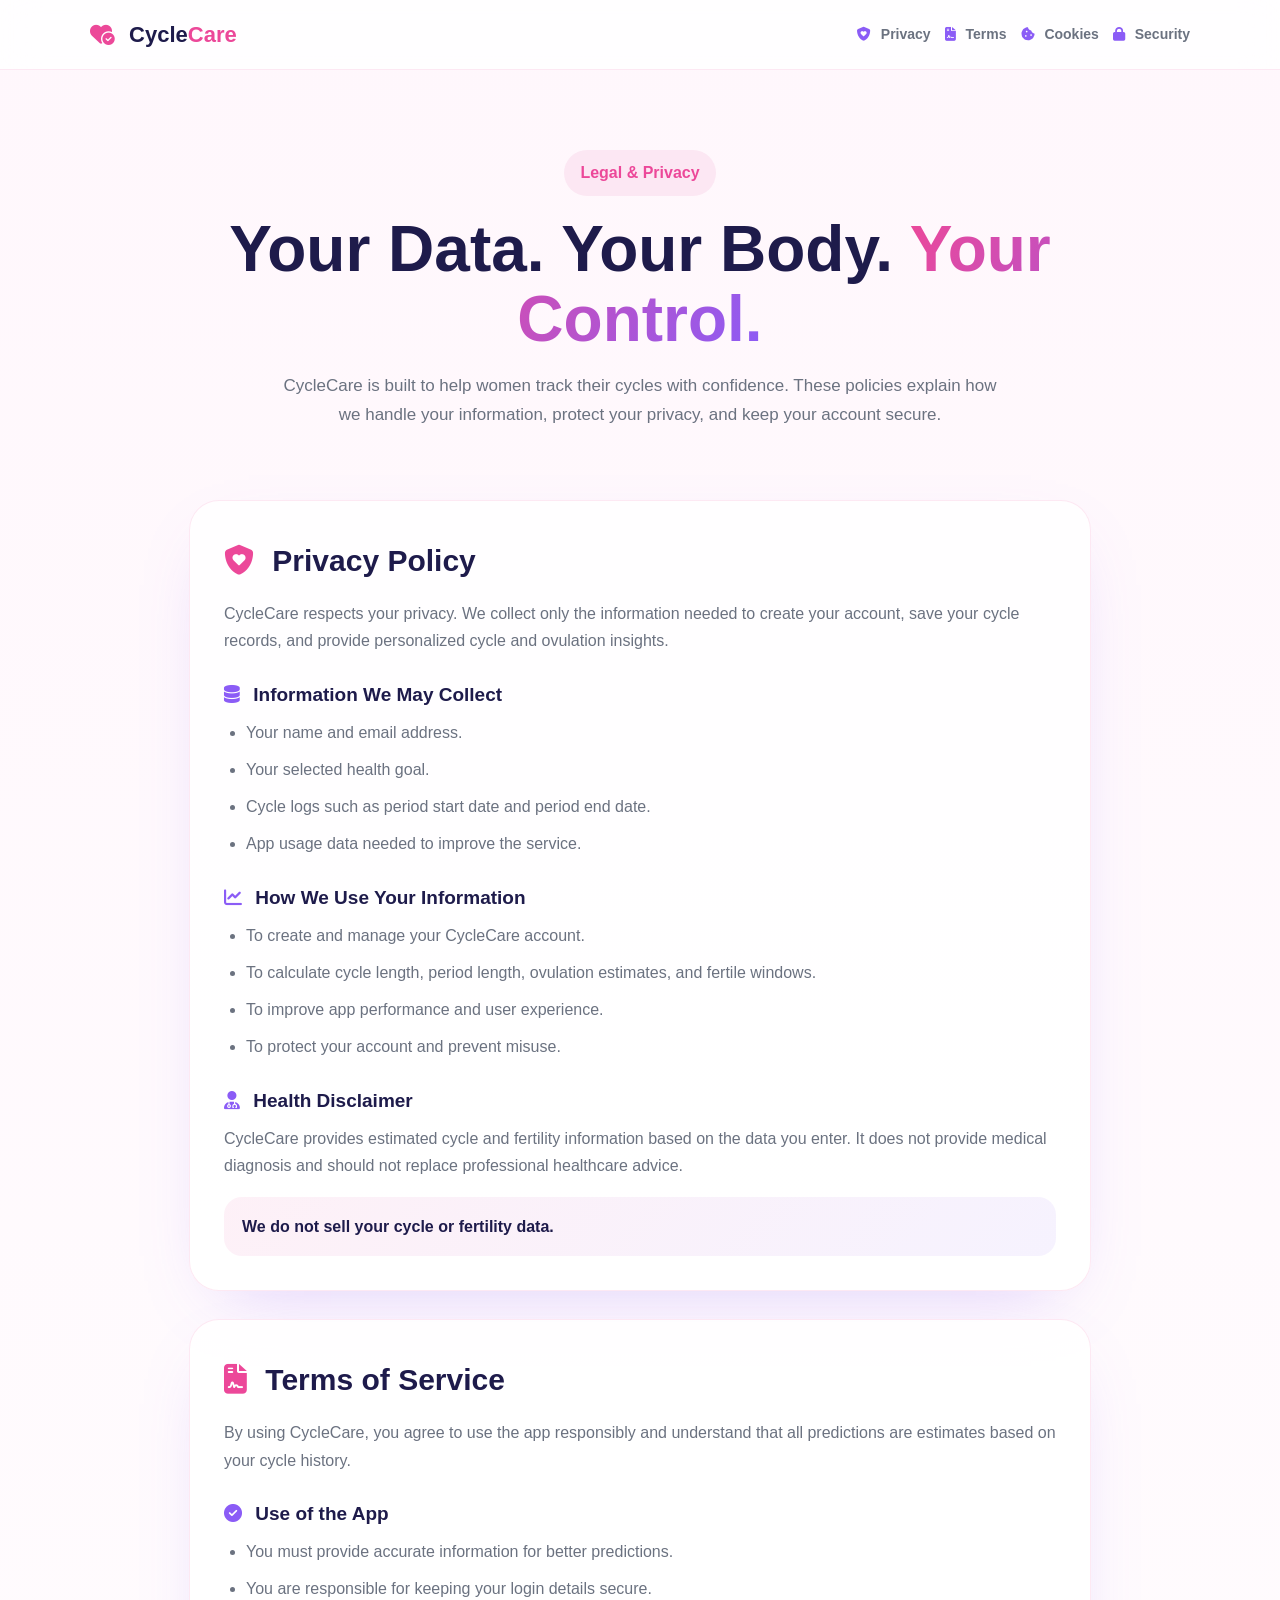
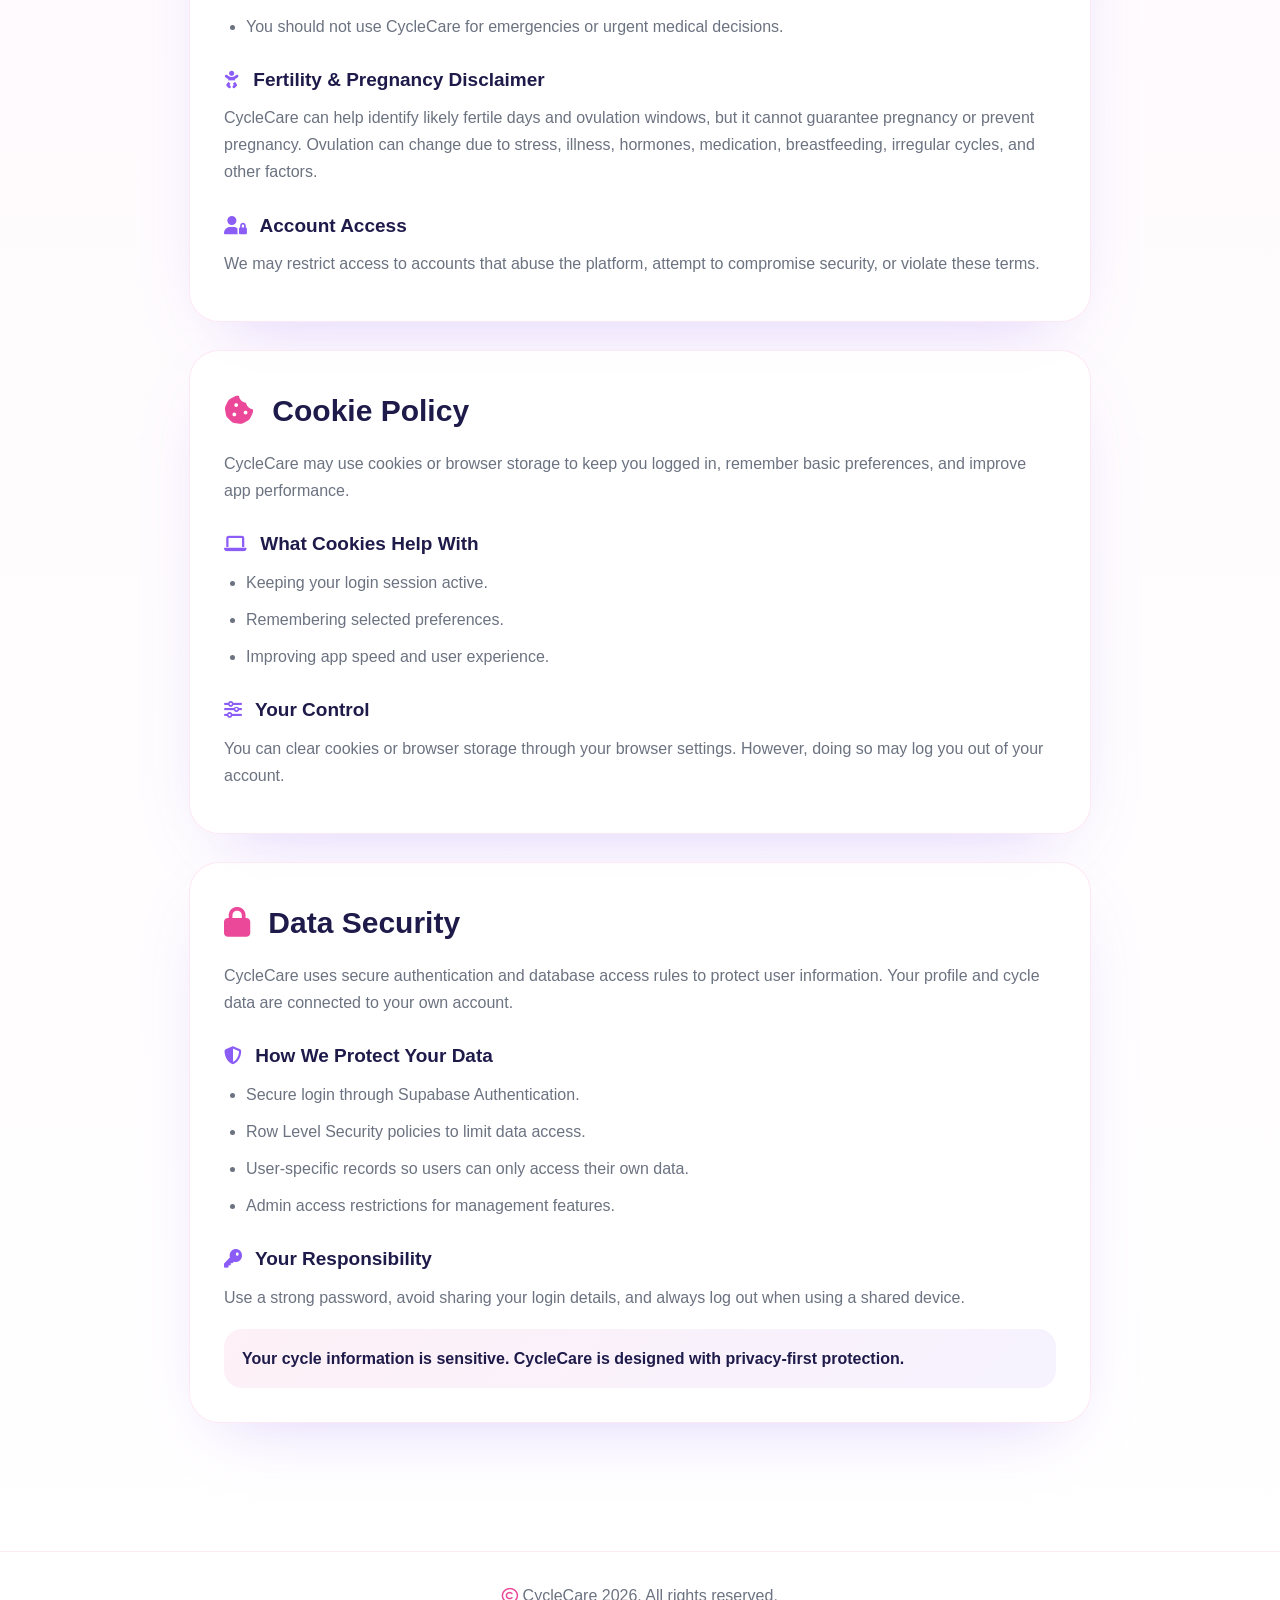
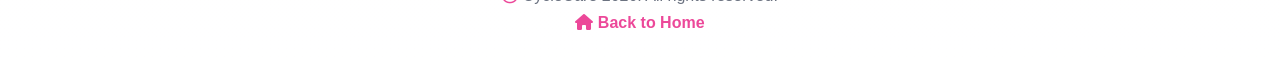
<file: policy.html>
<!DOCTYPE html>
<html lang="en">
<head>
  <meta charset="UTF-8" />
  <meta name="viewport" content="width=device-width, initial-scale=1.0" />
  <link rel="manifest" href="/manifest.json">
<meta name="theme-color" content="#ff5fa2">
<link rel="apple-touch-icon" href="/icon-192.png">
<meta name="apple-mobile-web-app-capable" content="yes">
<meta name="apple-mobile-web-app-status-bar-style" content="default">
  <title>Policies | CycleCare</title>
  
  <link
rel="stylesheet"
href="https://cdnjs.cloudflare.com/ajax/libs/font-awesome/6.5.2/css/all.min.css"
/>
  <style>
    :root{
      --pink:#EC4899;
      --purple:#8B5CF6;
      --bg:#FFF7FC;
      --text:#1E1B4B;
      --muted:#6B7280;
      --white:#fff;
    }

    *{box-sizing:border-box;margin:0;padding:0}

    body{
      font-family:Inter,Arial,sans-serif;
      background:linear-gradient(180deg,#FFF7FC,#fff);
      color:var(--text);
      line-height:1.7;
    }

    .policy-nav{
      position:sticky;
      top:0;
      z-index:10;
      background:rgba(255,255,255,.8);
      backdrop-filter:blur(18px);
      border-bottom:1px solid rgba(236,72,153,.12);
      padding:16px 24px;
    }

    .policy-nav-inner{
      max-width:1100px;
      margin:auto;
      display:flex;
      align-items:center;
      justify-content:space-between;
      gap:20px;
      flex-wrap:wrap;
    }

    .logo{
      font-size:22px;
      font-weight:900;
      text-decoration:none;
      color:var(--text);
    }

    .logo span{color:var(--pink)}

    .nav-links{
      display:flex;
      gap:14px;
      flex-wrap:wrap;
    }

    .nav-links a{
      text-decoration:none;
      color:var(--muted);
      font-weight:700;
      font-size:14px;
    }

    .nav-links a:hover{color:var(--pink)}

    .hero{
      max-width:1000px;
      margin:0 auto;
      padding:80px 24px 40px;
      text-align:center;
    }

    .badge{
      display:inline-block;
      padding:9px 16px;
      border-radius:999px;
      background:#FCE7F3;
      color:var(--pink);
      font-weight:800;
      margin-bottom:18px;
    }

    h1{
      font-size:clamp(36px,6vw,64px);
      line-height:1.1;
      margin-bottom:18px;
    }

    .gradient{
      background:linear-gradient(120deg,var(--pink),var(--purple));
      -webkit-background-clip:text;
      color:transparent;
    }

    .hero p{
      max-width:720px;
      margin:auto;
      color:var(--muted);
      font-size:17px;
    }

    .container{
      max-width:950px;
      margin:0 auto;
      padding:30px 24px 100px;
    }

    .policy-card{
      background:rgba(255,255,255,.86);
      border:1px solid rgba(236,72,153,.12);
      border-radius:30px;
      padding:34px;
      margin-bottom:28px;
      box-shadow:0 25px 70px -35px rgba(139,92,246,.35);
      scroll-margin-top:110px;
    }

    .policy-card h2{
      font-size:30px;
      margin-bottom:14px;
    }

    .policy-card h3{
      margin-top:24px;
      margin-bottom:8px;
      font-size:19px;
    }

    .policy-card p,
    .policy-card li{
      color:var(--muted);
      margin-bottom:10px;
    }

    ul{padding-left:22px}

    .note{
      margin-top:18px;
      padding:16px 18px;
      border-radius:18px;
      background:linear-gradient(135deg,rgba(236,72,153,.08),rgba(139,92,246,.08));
      color:var(--text);
      font-weight:600;
    }

    footer{
      text-align:center;
      padding:30px 20px;
      color:var(--muted);
      border-top:1px solid rgba(236,72,153,.12);
    }

    footer a{
      color:var(--pink);
      text-decoration:none;
      font-weight:800;
    }
    .policy-card h2 i {
  color: var(--pink);
  margin-right: 10px;
}

.policy-card h3 i {
  color: var(--purple);
  margin-right: 8px;
  font-size: .95em;
}

.logo i {
  color: var(--pink);
  margin-right: 8px;
}

.nav-links a i {
  margin-right: 6px;
  color: var(--purple);
}

footer i {
  color: var(--pink);
}

    @media(max-width:600px){
      .policy-card{padding:26px 20px}
      .nav-links{gap:10px}
    }
  </style>
</head>
<body>

<nav class="policy-nav">
  <div class="policy-nav-inner">
    <a href="index.html" class="logo">
      <i class="fa-solid fa-heart-circle-check"></i>
      Cycle<span>Care</span>
    </a>
    
    <div class="nav-links">
      <a href="#privacy">
        <i class="fa-solid fa-shield-heart"></i>
        Privacy
      </a>
      
      <a href="#terms">
        <i class="fa-solid fa-file-contract"></i>
        Terms
      </a>
      
      <a href="#cookies">
        <i class="fa-solid fa-cookie-bite"></i>
        Cookies
      </a>
      
      <a href="#security">
        <i class="fa-solid fa-lock"></i>
        Security
      </a>
    </div>
  </div>
</nav>

  <header class="hero">
    <div class="badge">Legal & Privacy</div>
    <h1>Your Data. Your Body. <span class="gradient">Your Control.</span></h1>
    <p>
      CycleCare is built to help women track their cycles with confidence.
      These policies explain how we handle your information, protect your privacy,
      and keep your account secure.
    </p>
  </header>

  <main class="container">

    <section class="policy-card" id="privacy">
     <h2>
  <i class="fa-solid fa-shield-heart"></i>
  Privacy Policy
</h2>
      <p>
        CycleCare respects your privacy. We collect only the information needed
        to create your account, save your cycle records, and provide personalized
        cycle and ovulation insights.
      </p>

    <h3>
  <i class="fa-solid fa-database"></i>
  Information We May Collect
</h3>
      <ul>
        <li>Your name and email address.</li>
        <li>Your selected health goal.</li>
        <li>Cycle logs such as period start date and period end date.</li>
        <li>App usage data needed to improve the service.</li>
      </ul>

     <h3>
  <i class="fa-solid fa-chart-line"></i>
  How We Use Your Information
</h3>
      <ul>
        <li>To create and manage your CycleCare account.</li>
        <li>To calculate cycle length, period length, ovulation estimates, and fertile windows.</li>
        <li>To improve app performance and user experience.</li>
        <li>To protect your account and prevent misuse.</li>
      </ul>

     <h3>
  <i class="fa-solid fa-user-doctor"></i>
  Health Disclaimer
</h3>
      <p>
        CycleCare provides estimated cycle and fertility information based on the
        data you enter. It does not provide medical diagnosis and should not replace
        professional healthcare advice.
      </p>

      <div class="note">
        We do not sell your cycle or fertility data.
      </div>
    </section>

    <section class="policy-card" id="terms">
    <h2>
  <i class="fa-solid fa-file-contract"></i>
  Terms of Service
</h2>
      <p>
        By using CycleCare, you agree to use the app responsibly and understand
        that all predictions are estimates based on your cycle history.
      </p>

     <h3>
  <i class="fa-solid fa-circle-check"></i>
  Use of the App
</h3>
      <ul>
        <li>You must provide accurate information for better predictions.</li>
        <li>You are responsible for keeping your login details secure.</li>
        <li>You should not use CycleCare for emergencies or urgent medical decisions.</li>
      </ul>

     <h3>
  <i class="fa-solid fa-baby"></i>
  Fertility & Pregnancy Disclaimer
</h3>
      <p>
        CycleCare can help identify likely fertile days and ovulation windows, but
        it cannot guarantee pregnancy or prevent pregnancy. Ovulation can change
        due to stress, illness, hormones, medication, breastfeeding, irregular cycles,
        and other factors.
      </p>
<h3>
  <i class="fa-solid fa-user-lock"></i>
  Account Access
</h3>
      <p>
        We may restrict access to accounts that abuse the platform, attempt to
        compromise security, or violate these terms.
      </p>
    </section>

    <section class="policy-card" id="cookies">
    <h2>
  <i class="fa-solid fa-cookie-bite"></i>
  Cookie Policy
</h2>
      <p>
        CycleCare may use cookies or browser storage to keep you logged in,
        remember basic preferences, and improve app performance.
      </p>

     <h3>
  <i class="fa-solid fa-laptop"></i>
  What Cookies Help With
</h3>
      <ul>
        <li>Keeping your login session active.</li>
        <li>Remembering selected preferences.</li>
        <li>Improving app speed and user experience.</li>
      </ul>

     <h3>
  <i class="fa-solid fa-sliders"></i>
  Your Control
</h3>
      <p>
        You can clear cookies or browser storage through your browser settings.
        However, doing so may log you out of your account.
      </p>
    </section>

    <section class="policy-card" id="security">
  <h2>
  <i class="fa-solid fa-lock"></i>
  Data Security
</h2>
      <p>
        CycleCare uses secure authentication and database access rules to protect
        user information. Your profile and cycle data are connected to your own
        account.
      </p>

    <h3>
  <i class="fa-solid fa-shield-halved"></i>
  How We Protect Your Data
</h3>
      <ul>
        <li>Secure login through Supabase Authentication.</li>
        <li>Row Level Security policies to limit data access.</li>
        <li>User-specific records so users can only access their own data.</li>
        <li>Admin access restrictions for management features.</li>
      </ul>

     <h3>
  <i class="fa-solid fa-key"></i>
  Your Responsibility
</h3>
      <p>
        Use a strong password, avoid sharing your login details, and always log out
        when using a shared device.
      </p>

      <div class="note">
        Your cycle information is sensitive. CycleCare is designed with privacy-first protection.
      </div>
    </section>

  </main>

 <footer>
  <p>
    <i class="fa-regular fa-copyright"></i>
    CycleCare 2026.
    All rights reserved.
  </p>
  
  <p>
    <a href="index.html">
      <i class="fa-solid fa-house"></i>
      Back to Home
    </a>
  </p>
</footer>

</body>
</html>
</file>
